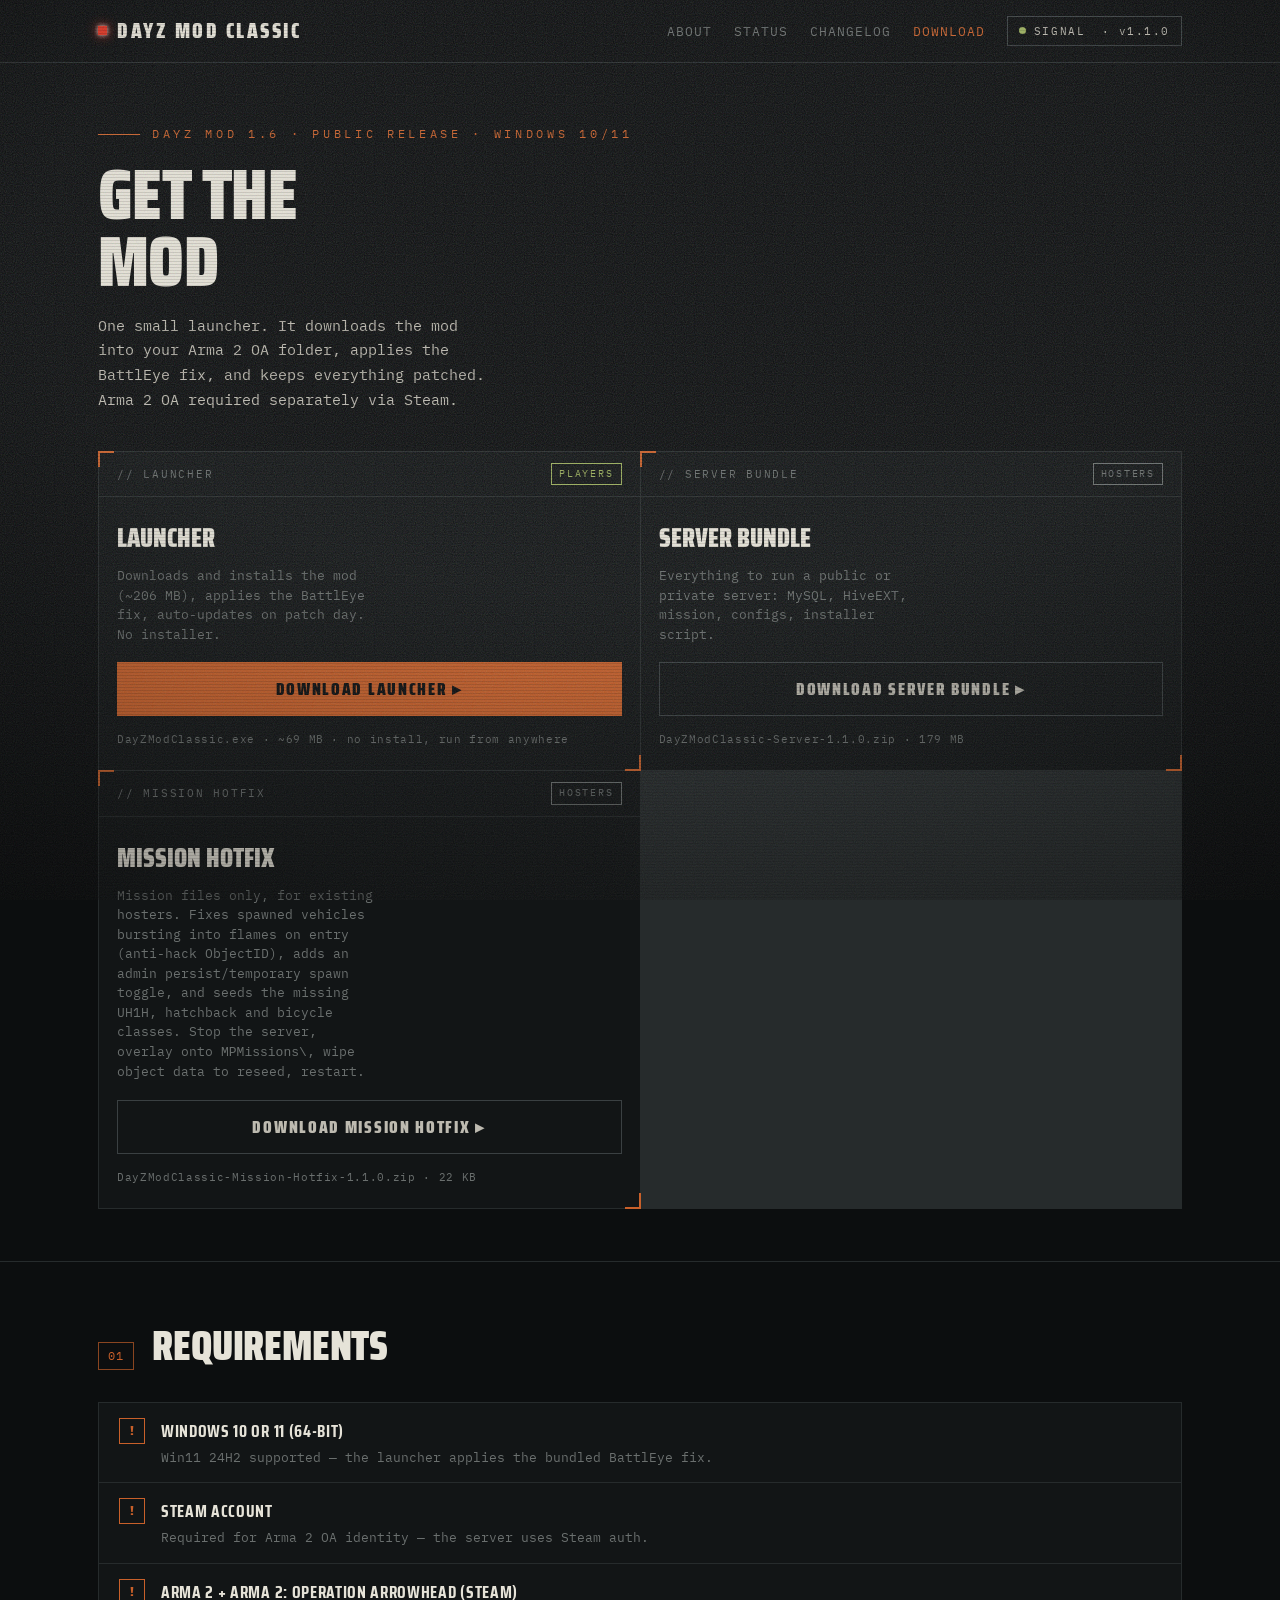
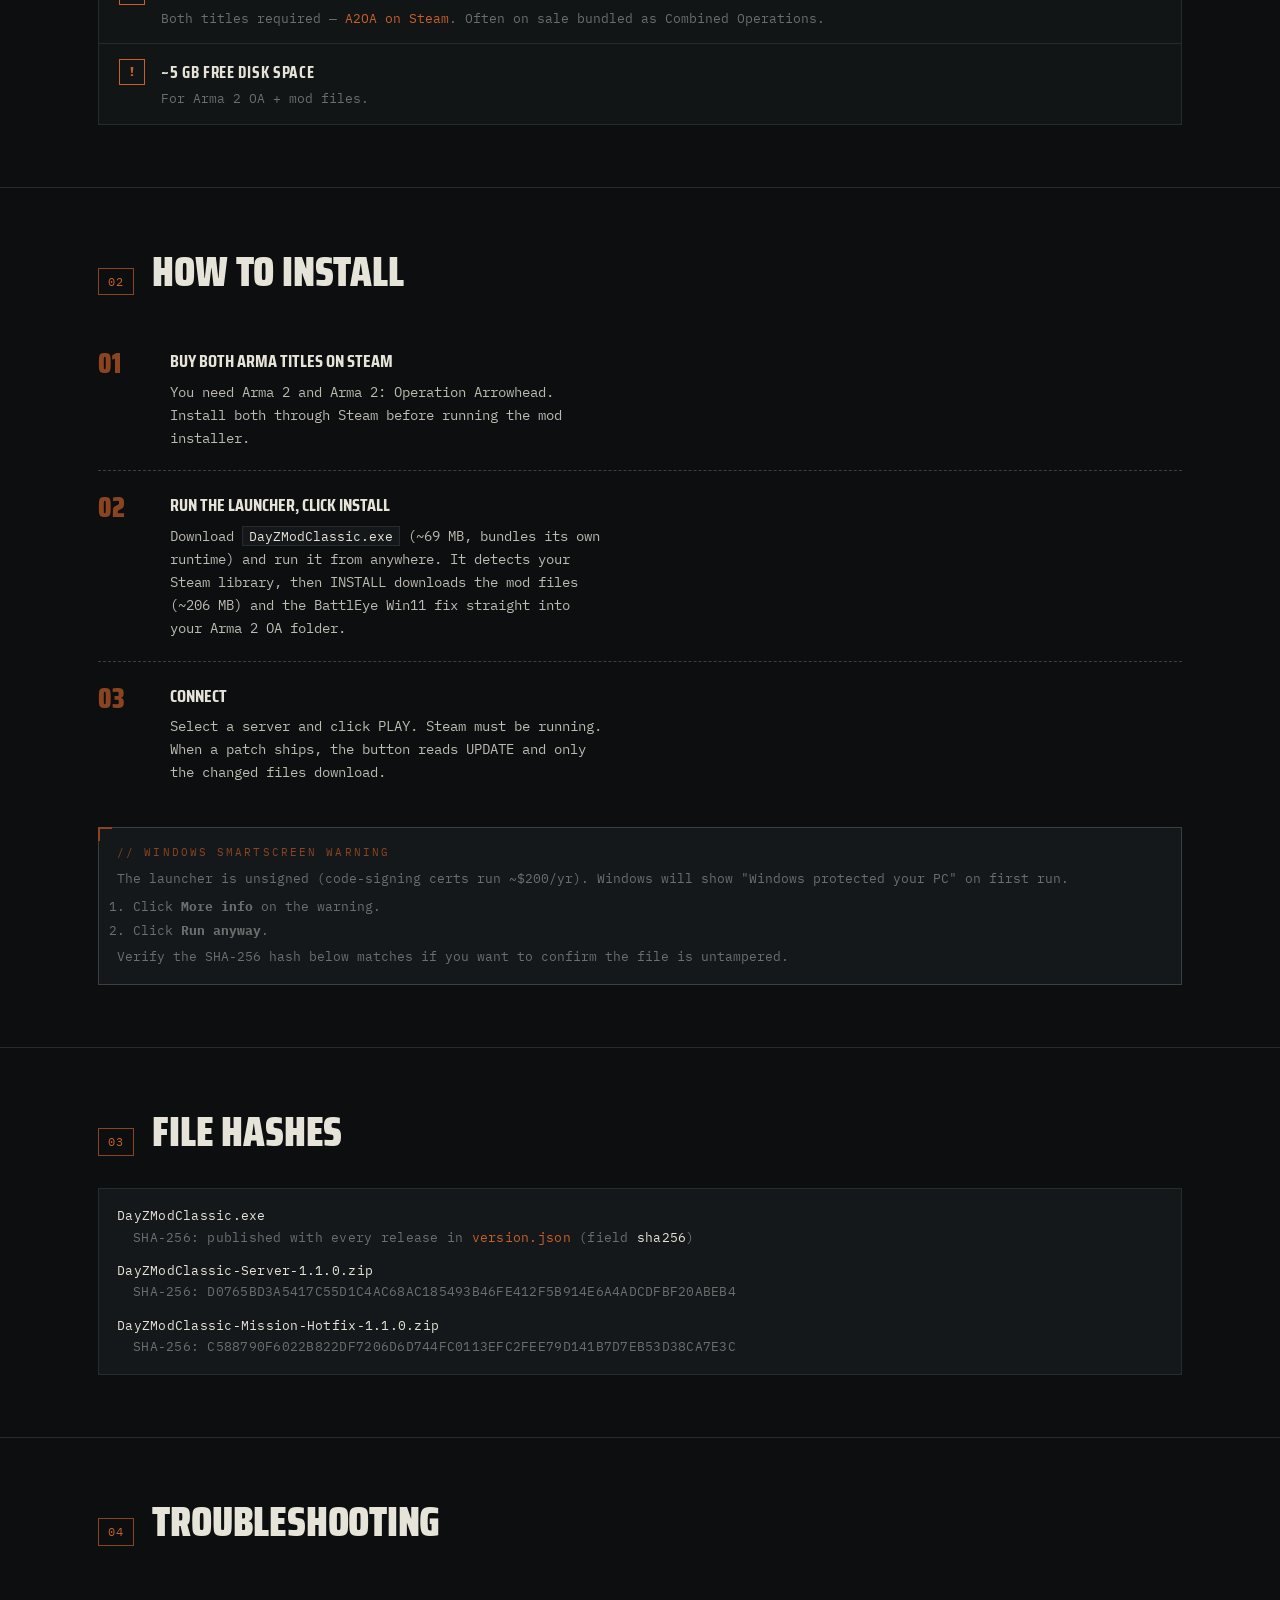
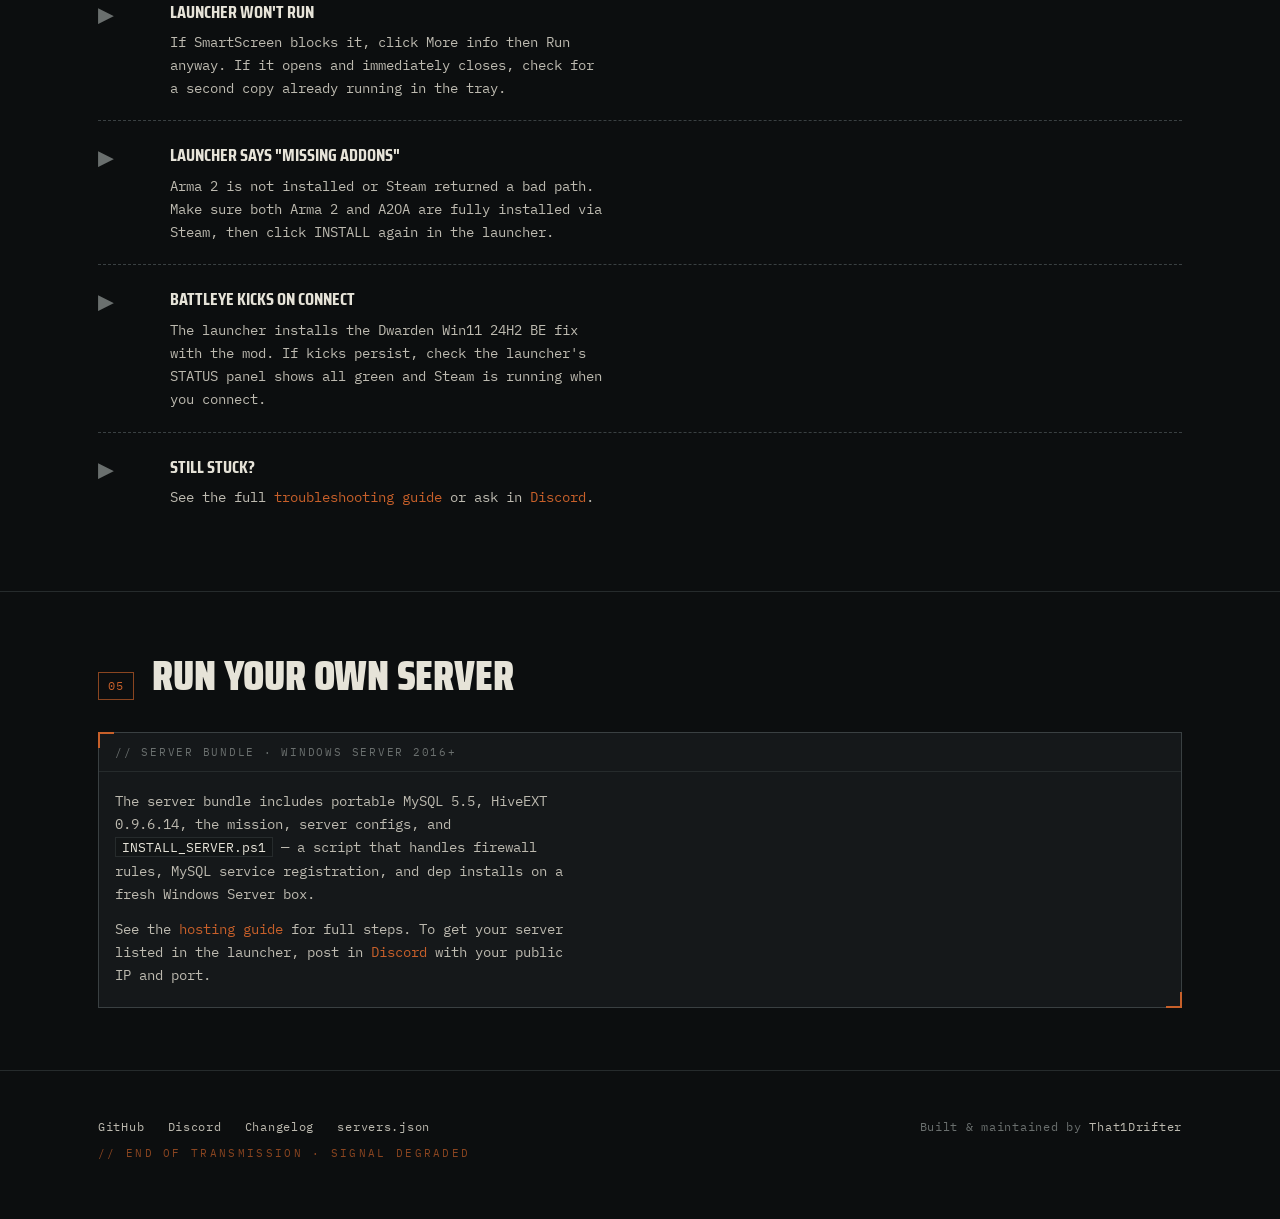
<file: website/downloads/index.html>
<!DOCTYPE html>
<html lang="en">
<head>
<meta charset="UTF-8">
<meta name="viewport" content="width=device-width, initial-scale=1">
<title>Download — DayZ Mod Classic 1.1.0</title>
<meta name="description" content="Download DayZ Mod Classic 1.1.0 — the original 2012 DayZ Mod revived for modern Windows.">
<link rel="preconnect" href="https://fonts.googleapis.com">
<link rel="preconnect" href="https://fonts.gstatic.com" crossorigin>
<link href="https://fonts.googleapis.com/css2?family=Saira+Condensed:wght@500;700;900&family=IBM+Plex+Mono:ital,wght@0,400;0,500;0,600;1,400&display=swap" rel="stylesheet">
<style>
  :root{
    --bg:#0c0e0f;
    --bg-2:#121516;
    --panel:#15181a;
    --line:#262b2c;
    --line-bright:#3a4042;
    --ink:#bdbab0;
    --ink-bright:#e6e3d8;
    --mute:#6a6f6e;
    --rust:#c8602a;
    --rust-dim:#8a4520;
    --signal:#9aae5c;
    --flare:#df3322;
  }
  *{box-sizing:border-box;margin:0;padding:0}
  html,body{background:var(--bg);color:var(--ink)}
  body{
    font-family:'IBM Plex Mono',monospace;
    font-size:15px;line-height:1.65;
    overflow-x:hidden;
    -webkit-font-smoothing:antialiased;
  }
  body::before{
    content:"";position:fixed;inset:0;z-index:9000;pointer-events:none;
    background:repeating-linear-gradient(0deg,rgba(0,0,0,0) 0 2px,rgba(0,0,0,.22) 2px 3px);
    mix-blend-mode:multiply;opacity:.55;
  }
  body::after{
    content:"";position:fixed;inset:0;z-index:9001;pointer-events:none;
    background:
      radial-gradient(120% 90% at 50% 30%,rgba(0,0,0,0) 40%,rgba(0,0,0,.78) 100%),
      url("data:image/svg+xml;utf8,<svg xmlns='http://www.w3.org/2000/svg' width='160' height='160'><filter id='n'><feTurbulence type='fractalNoise' baseFrequency='0.9' numOctaves='2'/></filter><rect width='100%25' height='100%25' filter='url(%23n)' opacity='0.4'/></svg>");
    opacity:.5;
  }
  ::selection{background:var(--rust);color:#000}
  a{color:var(--rust);text-decoration:none}
  a:hover{color:var(--ink-bright)}
  :focus-visible{outline:2px solid var(--rust);outline-offset:2px}
  .wrap{max-width:1140px;margin:0 auto;padding:0 28px}

  /* nav */
  nav{
    border-bottom:1px solid var(--line);
    position:sticky;top:0;z-index:8000;
    background:rgba(12,14,15,.94);backdrop-filter:blur(3px);
  }
  .nav-in{display:flex;align-items:center;justify-content:space-between;height:62px}
  .brand{
    font-family:'Saira Condensed',sans-serif;font-weight:900;
    font-size:21px;letter-spacing:.12em;color:var(--ink-bright);
    text-transform:uppercase;text-decoration:none;display:flex;align-items:center;gap:10px;
  }
  .brand .blip{width:9px;height:9px;background:var(--flare);
    box-shadow:0 0 12px var(--flare),0 0 4px #fff;animation:flick 3.4s steps(1) infinite;
    flex-shrink:0}
  @keyframes flick{0%,92%,96%{opacity:1}94%,98%{opacity:.15}}
  .nav-right{display:flex;align-items:center;gap:22px;font-size:12.5px}
  .nav-right a{text-decoration:none;letter-spacing:.08em;text-transform:uppercase;
    color:var(--mute);transition:color .2s}
  .nav-right a:hover,.nav-right a.active{color:var(--ink-bright)}
  .nav-right a.active{color:var(--rust)}
  .status-pill{
    display:flex;align-items:center;gap:8px;border:1px solid var(--line-bright);
    padding:5px 11px;font-size:11px;letter-spacing:.14em;color:var(--ink);
  }
  .status-pill .dot{width:7px;height:7px;border-radius:50%;background:var(--signal);
    animation:pulse 1.6s ease-in-out infinite}
  @keyframes pulse{0%,100%{opacity:.25}50%{opacity:1}}

  /* page header */
  .page-head{
    border-bottom:1px solid var(--line);
    padding:62px 0 52px;
  }
  .kicker{font-size:11.5px;letter-spacing:.32em;text-transform:uppercase;
    color:var(--rust);display:flex;align-items:center;gap:12px;margin-bottom:18px}
  .kicker::before{content:"";width:42px;height:1px;background:var(--rust)}
  .page-head h1{
    font-family:'Saira Condensed',sans-serif;font-weight:900;
    font-size:clamp(38px,5.5vw,72px);line-height:.95;
    letter-spacing:-.01em;text-transform:uppercase;color:var(--ink-bright);
    margin-bottom:18px;
  }
  .page-head p{max-width:44ch;font-size:15px;color:var(--ink)}

  /* download cards */
  .dl-grid{display:grid;grid-template-columns:1fr 1fr;gap:1px;
    background:var(--line);border:1px solid var(--line);margin-top:38px}
  .dl-card{background:var(--bg-2);padding:0;position:relative}
  .dl-card::before{content:"";position:absolute;top:-1px;left:-1px;
    width:14px;height:14px;border-top:2px solid var(--rust);border-left:2px solid var(--rust)}
  .dl-card::after{content:"";position:absolute;bottom:-1px;right:-1px;
    width:14px;height:14px;border-bottom:2px solid var(--rust);border-right:2px solid var(--rust)}
  .dl-head{padding:11px 18px;border-bottom:1px solid var(--line);
    display:flex;justify-content:space-between;align-items:center;
    font-size:11px;letter-spacing:.16em;text-transform:uppercase;color:var(--mute)}
  .dl-head .badge{color:var(--signal);border:1px solid var(--signal);padding:2px 7px;font-size:10px}
  .dl-body{padding:20px 18px 22px}
  .dl-body h2{
    font-family:'Saira Condensed',sans-serif;font-weight:900;font-size:26px;
    text-transform:uppercase;color:var(--ink-bright);margin-bottom:6px}
  .dl-body p{font-size:13px;color:var(--mute);max-width:32ch;margin-bottom:18px;line-height:1.5}
  .dl-btn{
    display:block;text-align:center;text-decoration:none;
    background:var(--rust);color:#0c0e0f;
    font-family:'Saira Condensed',sans-serif;font-weight:900;
    font-size:17px;letter-spacing:.1em;text-transform:uppercase;
    padding:12px;transition:.15s;border:1px solid var(--rust);
  }
  .dl-btn:hover{background:#0c0e0f;color:var(--rust);box-shadow:inset 0 0 0 1px var(--rust)}
  .dl-btn.secondary{background:transparent;color:var(--ink);border-color:var(--line-bright)}
  .dl-btn.secondary:hover{border-color:var(--rust);color:var(--rust);background:transparent;box-shadow:none}
  .dl-meta{margin-top:14px;font-size:11px;letter-spacing:.06em;color:var(--mute)}

  /* sections */
  section{border-bottom:1px solid var(--line);padding:62px 0}
  .sec-head{display:flex;align-items:baseline;gap:18px;margin-bottom:32px}
  .sec-no{font-size:12px;color:var(--rust);letter-spacing:.1em;border:1px solid var(--rust-dim);padding:3px 9px}
  .sec-title{
    font-family:'Saira Condensed',sans-serif;font-weight:900;
    font-size:clamp(26px,3.8vw,42px);text-transform:uppercase;letter-spacing:-.005em;
    color:var(--ink-bright);line-height:1}

  /* requirements checklist */
  .checklist{display:grid;gap:1px;background:var(--line);border:1px solid var(--line)}
  .check{background:var(--bg-2);padding:14px 20px;display:grid;
    grid-template-columns:auto 1fr;gap:16px;align-items:start;transition:background .15s}
  .check:hover{background:#181c1d}
  .tick{font-family:'Saira Condensed',sans-serif;font-weight:900;color:var(--signal);
    font-size:13px;border:1px solid var(--signal);width:26px;height:26px;
    display:flex;align-items:center;justify-content:center;margin-top:1px;flex-shrink:0}
  .tick.req{color:var(--rust);border-color:var(--rust)}
  .check h3{font-family:'Saira Condensed',sans-serif;font-weight:700;font-size:17px;
    text-transform:uppercase;letter-spacing:.04em;color:var(--ink-bright)}
  .check p{font-size:13px;color:var(--mute);margin-top:2px}
  .check a{color:var(--rust)}
  .check a:hover{color:var(--ink-bright)}

  /* install steps */
  .steps{display:grid;gap:0;position:relative}
  .step{display:grid;grid-template-columns:52px 1fr;gap:20px;
    padding:20px 0;border-top:1px dashed var(--line-bright)}
  .step:first-child{border-top:0}
  .step-n{font-family:'Saira Condensed',sans-serif;font-weight:900;font-size:28px;
    color:var(--rust-dim);line-height:1;padding-top:2px}
  .step h3{font-family:'Saira Condensed',sans-serif;font-weight:700;font-size:18px;
    text-transform:uppercase;color:var(--ink-bright)}
  .step p{font-size:14px;color:var(--ink);margin-top:4px;max-width:54ch}
  .step code{
    font-family:'IBM Plex Mono',monospace;font-size:12.5px;
    background:var(--panel);border:1px solid var(--line);padding:1px 6px;color:var(--ink-bright)}

  /* SmartScreen notice */
  .notice{
    border:1px solid var(--line-bright);background:var(--panel);
    padding:16px 18px;margin-top:22px;position:relative;
  }
  .notice::before{content:"";position:absolute;top:-1px;left:-1px;
    width:12px;height:12px;border-top:2px solid var(--rust-dim);border-left:2px solid var(--rust-dim)}
  .notice-label{font-size:10.5px;letter-spacing:.2em;text-transform:uppercase;
    color:var(--rust-dim);margin-bottom:8px}
  .notice p{font-size:13px;color:var(--mute);line-height:1.6}
  .notice ol{padding-left:1.2em;font-size:13px;color:var(--mute);margin-top:6px}
  .notice ol li{margin:3px 0}

  /* hash block */
  .hash-block{
    background:var(--panel);border:1px solid var(--line);
    padding:16px 18px;font-size:13px;overflow-x:auto;
    color:var(--mute);letter-spacing:.02em;
  }
  .hash-block span{color:var(--ink-bright)}

  /* hosting card */
  .host-card{
    border:1px solid var(--line-bright);background:var(--panel);
    position:relative;margin-top:12px;
  }
  .host-card::before{content:"";position:absolute;top:-1px;left:-1px;
    width:14px;height:14px;border-top:2px solid var(--rust);border-left:2px solid var(--rust)}
  .host-card::after{content:"";position:absolute;bottom:-1px;right:-1px;
    width:14px;height:14px;border-bottom:2px solid var(--rust);border-right:2px solid var(--rust)}
  .host-head{padding:10px 16px;border-bottom:1px solid var(--line);
    font-size:11px;letter-spacing:.16em;text-transform:uppercase;color:var(--mute)}
  .host-body{padding:18px 16px 20px}
  .host-body p{font-size:14px;color:var(--ink);max-width:58ch;line-height:1.65}
  .host-body p+p{margin-top:12px}
  .host-body code{
    font-family:'IBM Plex Mono',monospace;font-size:12.5px;
    background:var(--bg-2);border:1px solid var(--line);padding:1px 6px;color:var(--ink-bright)}

  /* footer */
  footer{padding:46px 0 58px}
  .foot-in{display:flex;justify-content:space-between;flex-wrap:wrap;gap:18px;
    font-size:12px;letter-spacing:.06em;color:var(--mute)}
  .foot-in a{color:var(--ink);text-decoration:none}
  .foot-in a:hover{color:var(--rust)}
  .transmission{font-size:10.5px;letter-spacing:.22em;color:var(--rust-dim);
    text-transform:uppercase;margin-top:8px}

  @media(max-width:760px){
    .dl-grid{grid-template-columns:1fr}
    .step{grid-template-columns:36px 1fr}
    .step-n{font-size:22px}
  }
  @media(max-width:500px){
    .wrap{padding:0 16px}
  }
</style>
</head>
<body>

<nav>
  <div class="wrap nav-in">
    <a class="brand" href="/"><span class="blip"></span>DayZ&nbsp;Mod&nbsp;Classic</a>
    <div class="nav-right">
      <a href="/#about">About</a>
      <a href="/#status">Status</a>
      <a href="/changelog/">Changelog</a>
      <a href="/downloads/" class="active">Download</a>
      <div class="status-pill"><span class="dot"></span>SIGNAL&nbsp;<span>·&nbsp;v1.1.0</span></div>
    </div>
  </div>
</nav>

<div class="page-head">
  <div class="wrap">
    <div class="kicker">DayZ Mod 1.6 · Public Release · Windows 10/11</div>
    <h1>Get the<br>mod</h1>
    <p>One small launcher. It downloads the mod into your Arma 2 OA folder, applies the BattlEye fix, and keeps everything patched. Arma 2 OA required separately via Steam.</p>

    <div class="dl-grid">
      <div class="dl-card">
        <div class="dl-head"><span>// Launcher</span><span class="badge">PLAYERS</span></div>
        <div class="dl-body">
          <h2>Launcher</h2>
          <p>Downloads and installs the mod (~206 MB), applies the BattlEye fix, auto-updates on patch day. No installer.</p>
          <a class="dl-btn" href="/downloads/DayZModClassic.exe">Download Launcher ▸</a>
          <div class="dl-meta">DayZModClassic.exe · ~69 MB · no install, run from anywhere</div>
        </div>
      </div>
      <div class="dl-card">
        <div class="dl-head"><span>// Server bundle</span><span class="badge" style="color:var(--mute);border-color:var(--mute)">HOSTERS</span></div>
        <div class="dl-body">
          <h2>Server bundle</h2>
          <p>Everything to run a public or private server: MySQL, HiveEXT, mission, configs, installer script.</p>
          <a class="dl-btn secondary" href="/downloads/DayZModClassic-Server-1.1.0.zip">Download Server Bundle ▸</a>
          <div class="dl-meta">DayZModClassic-Server-1.1.0.zip · 179 MB</div>
        </div>
      </div>
      <div class="dl-card">
        <div class="dl-head"><span>// Mission hotfix</span><span class="badge" style="color:var(--mute);border-color:var(--mute)">HOSTERS</span></div>
        <div class="dl-body">
          <h2>Mission hotfix</h2>
          <p>Mission files only, for existing hosters. Fixes spawned vehicles bursting into flames on entry (anti-hack ObjectID), adds an admin persist/temporary spawn toggle, and seeds the missing UH1H, hatchback and bicycle classes. Stop the server, overlay onto <code>MPMissions\</code>, wipe object data to reseed, restart.</p>
          <a class="dl-btn secondary" href="/downloads/DayZModClassic-Mission-Hotfix-1.1.0.zip">Download Mission Hotfix ▸</a>
          <div class="dl-meta">DayZModClassic-Mission-Hotfix-1.1.0.zip · 22 KB</div>
        </div>
      </div>
    </div>
  </div>
</div>

<main>
  <section id="requirements">
    <div class="wrap">
      <div class="sec-head"><span class="sec-no">01</span><h2 class="sec-title">Requirements</h2></div>
      <div class="checklist">
        <div class="check">
          <div class="tick req">!</div>
          <div><h3>Windows 10 or 11 (64-bit)</h3>
            <p>Win11 24H2 supported — the launcher applies the bundled BattlEye fix.</p></div>
        </div>
        <div class="check">
          <div class="tick req">!</div>
          <div><h3>Steam account</h3>
            <p>Required for Arma 2 OA identity — the server uses Steam auth.</p></div>
        </div>
        <div class="check">
          <div class="tick req">!</div>
          <div><h3>Arma 2 + Arma 2: Operation Arrowhead (Steam)</h3>
            <p>Both titles required — <a href="https://store.steampowered.com/app/33930/" rel="noopener">A2OA on Steam</a>. Often on sale bundled as Combined Operations.</p></div>
        </div>
        <div class="check">
          <div class="tick req">!</div>
          <div><h3>~5 GB free disk space</h3>
            <p>For Arma 2 OA + mod files.</p></div>
        </div>
      </div>
    </div>
  </section>

  <section id="install">
    <div class="wrap">
      <div class="sec-head"><span class="sec-no">02</span><h2 class="sec-title">How to install</h2></div>
      <div class="steps">
        <div class="step">
          <div class="step-n">01</div>
          <div><h3>Buy both Arma titles on Steam</h3>
            <p>You need Arma 2 and Arma 2: Operation Arrowhead. Install both through Steam before running the mod installer.</p></div>
        </div>
        <div class="step">
          <div class="step-n">02</div>
          <div><h3>Run the launcher, click INSTALL</h3>
            <p>Download <code>DayZModClassic.exe</code> (~69 MB, bundles its own runtime) and run it from anywhere. It detects your Steam library, then INSTALL downloads the mod files (~206 MB) and the BattlEye Win11 fix straight into your Arma 2 OA folder.</p></div>
        </div>
        <div class="step">
          <div class="step-n">03</div>
          <div><h3>Connect</h3>
            <p>Select a server and click PLAY. Steam must be running. When a patch ships, the button reads UPDATE and only the changed files download.</p></div>
        </div>
      </div>

      <div class="notice">
        <div class="notice-label">// Windows SmartScreen warning</div>
        <p>The launcher is unsigned (code-signing certs run ~$200/yr). Windows will show "Windows protected your PC" on first run.</p>
        <ol>
          <li>Click <strong>More info</strong> on the warning.</li>
          <li>Click <strong>Run anyway</strong>.</li>
        </ol>
        <p style="margin-top:6px">Verify the SHA-256 hash below matches if you want to confirm the file is untampered.</p>
      </div>
    </div>
  </section>

  <section id="hashes">
    <div class="wrap">
      <div class="sec-head"><span class="sec-no">03</span><h2 class="sec-title">File hashes</h2></div>
      <div class="hash-block">
        <div><span>DayZModClassic.exe</span></div>
        <div style="margin-left:2ch;margin-bottom:12px">SHA-256: published with every release in <a href="/version.json">version.json</a> (field <span>sha256</span>)</div>
        <div><span>DayZModClassic-Server-1.1.0.zip</span></div>
        <div style="margin-left:2ch;margin-bottom:12px">SHA-256: D0765BD3A5417C55D1C4AC68AC185493B46FE412F5B914E6A4ADCDFBF20ABEB4</div>
        <div><span>DayZModClassic-Mission-Hotfix-1.1.0.zip</span></div>
        <div style="margin-left:2ch">SHA-256: C588790F6022B822DF7206D6D744FC0113EFC2FEE79D141B7D7EB53D38CA7E3C</div>
      </div>
    </div>
  </section>

  <section id="troubleshooting">
    <div class="wrap">
      <div class="sec-head"><span class="sec-no">04</span><h2 class="sec-title">Troubleshooting</h2></div>
      <div class="steps">
        <div class="step">
          <div class="step-n" style="color:var(--mute)">▸</div>
          <div><h3>Launcher won't run</h3>
            <p>If SmartScreen blocks it, click More info then Run anyway. If it opens and immediately closes, check for a second copy already running in the tray.</p></div>
        </div>
        <div class="step">
          <div class="step-n" style="color:var(--mute)">▸</div>
          <div><h3>Launcher says "Missing addons"</h3>
            <p>Arma 2 is not installed or Steam returned a bad path. Make sure both Arma 2 and A2OA are fully installed via Steam, then click INSTALL again in the launcher.</p></div>
        </div>
        <div class="step">
          <div class="step-n" style="color:var(--mute)">▸</div>
          <div><h3>BattlEye kicks on connect</h3>
            <p>The launcher installs the Dwarden Win11 24H2 BE fix with the mod. If kicks persist, check the launcher's STATUS panel shows all green and Steam is running when you connect.</p></div>
        </div>
        <div class="step">
          <div class="step-n" style="color:var(--mute)">▸</div>
          <div><h3>Still stuck?</h3>
            <p>See the full <a href="/downloads/install-troubleshooting.html">troubleshooting guide</a> or ask in <a href="https://discord.gg/rgGpjayRMv" rel="noopener">Discord</a>.</p></div>
        </div>
      </div>
    </div>
  </section>

  <section id="hosters">
    <div class="wrap">
      <div class="sec-head"><span class="sec-no">05</span><h2 class="sec-title">Run your own server</h2></div>
      <div class="host-card">
        <div class="host-head">// Server bundle · Windows Server 2016+</div>
        <div class="host-body">
          <p>The server bundle includes portable MySQL 5.5, HiveEXT 0.9.6.14, the mission, server configs, and <code>INSTALL_SERVER.ps1</code> — a script that handles firewall rules, MySQL service registration, and dep installs on a fresh Windows Server box.</p>
          <p>See the <a href="/downloads/host-your-own.html">hosting guide</a> for full steps. To get your server listed in the launcher, post in <a href="https://discord.gg/rgGpjayRMv" rel="noopener">Discord</a> with your public IP and port.</p>
        </div>
      </div>
    </div>
  </section>
</main>

<footer>
  <div class="wrap">
    <div class="foot-in">
      <div>
        <a href="https://github.com/That1Drifter/dayz-mod-classic" rel="noopener">GitHub</a>&nbsp;&nbsp;
        <a href="https://discord.gg/rgGpjayRMv" rel="noopener">Discord</a>&nbsp;&nbsp;
        <a href="/changelog/">Changelog</a>&nbsp;&nbsp;
        <a href="/servers.json">servers.json</a>
        <div class="transmission">// end of transmission · signal degraded</div>
      </div>
      <div>Built &amp; maintained by <a href="https://x.com/That1Drifter">That1Drifter</a></div>
    </div>
  </div>
</footer>

</body>
</html>
</file>
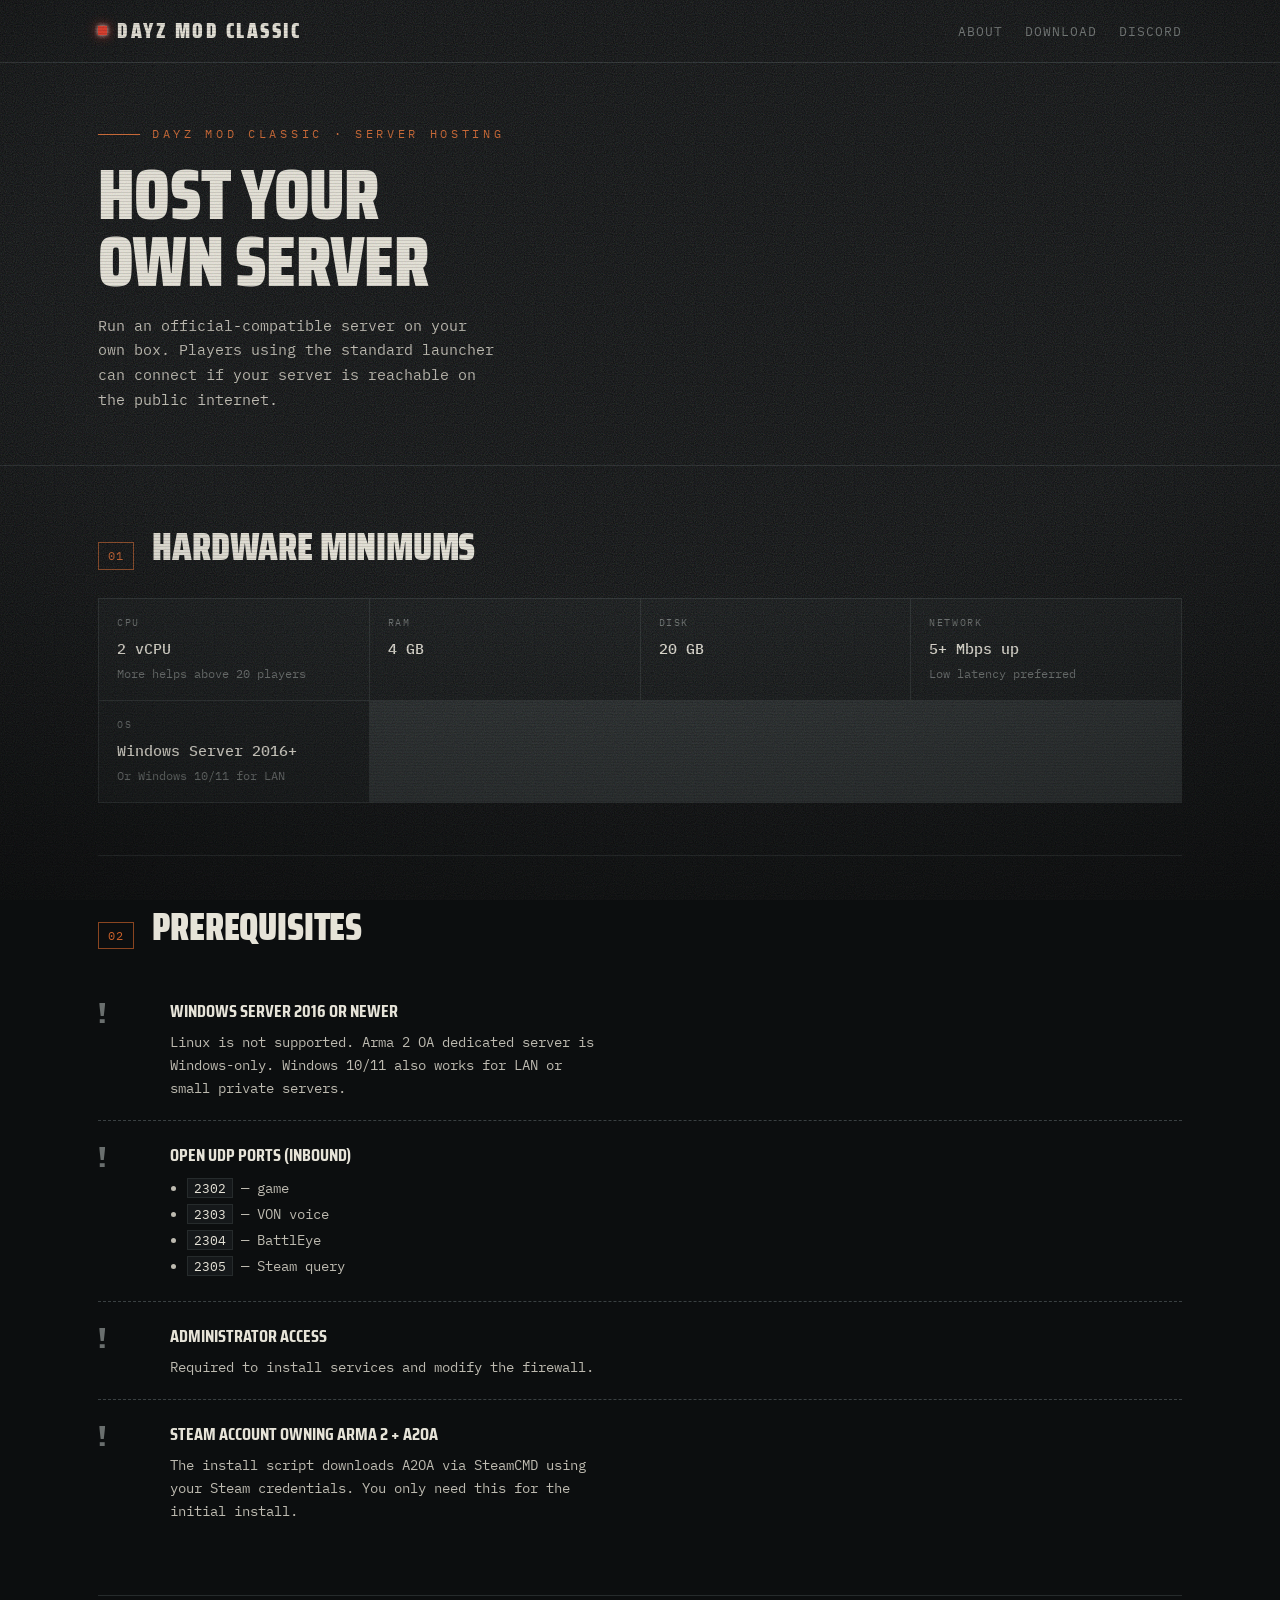
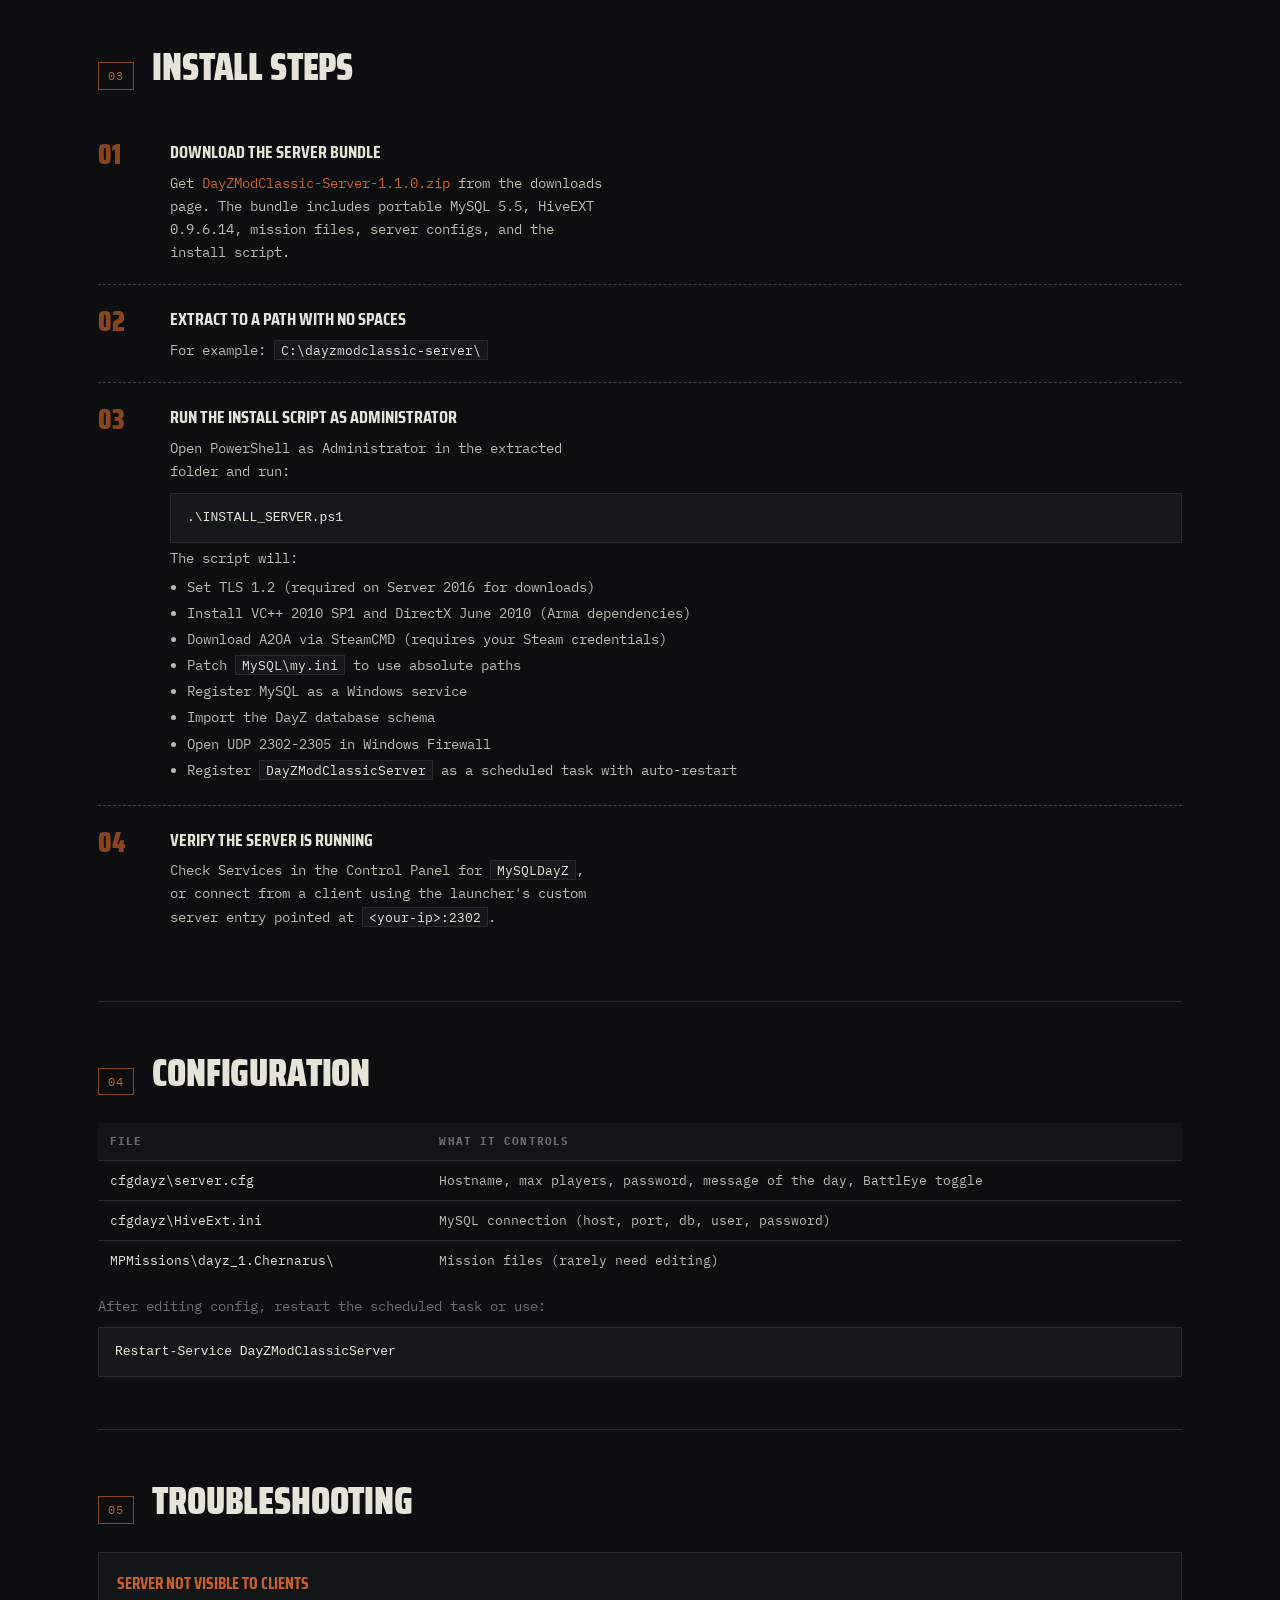
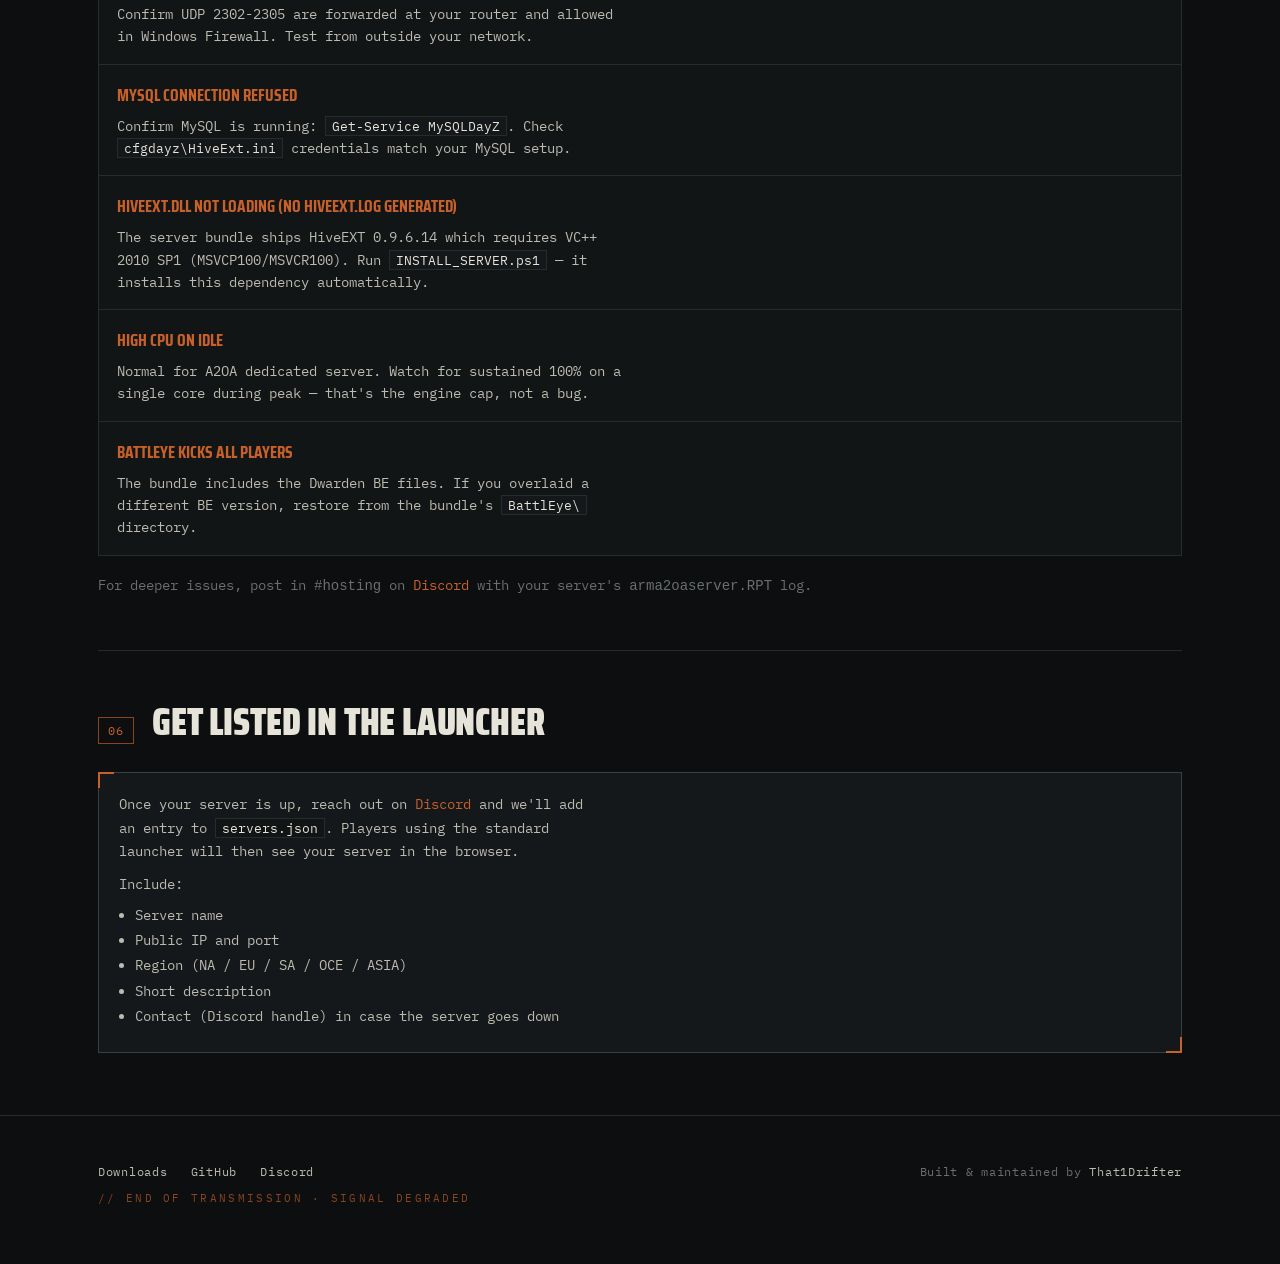
<file: website/downloads/host-your-own.html>
<!DOCTYPE html>
<html lang="en">
<head>
<meta charset="UTF-8">
<meta name="viewport" content="width=device-width, initial-scale=1">
<title>Host Your Own Server — DayZ Mod Classic</title>
<meta name="description" content="Run a DayZ Mod Classic 1.1.0 server on Windows Server 2016 or later.">
<link rel="preconnect" href="https://fonts.googleapis.com">
<link rel="preconnect" href="https://fonts.gstatic.com" crossorigin>
<link href="https://fonts.googleapis.com/css2?family=Saira+Condensed:wght@500;700;900&family=IBM+Plex+Mono:ital,wght@0,400;0,500;0,600;1,400&display=swap" rel="stylesheet">
<style>
  :root{
    --bg:#0c0e0f;--bg-2:#121516;--panel:#15181a;--line:#262b2c;--line-bright:#3a4042;
    --ink:#bdbab0;--ink-bright:#e6e3d8;--mute:#6a6f6e;
    --rust:#c8602a;--rust-dim:#8a4520;--signal:#9aae5c;--flare:#df3322;
  }
  *{box-sizing:border-box;margin:0;padding:0}
  html,body{background:var(--bg);color:var(--ink)}
  body{font-family:'IBM Plex Mono',monospace;font-size:15px;line-height:1.65;overflow-x:hidden;-webkit-font-smoothing:antialiased;}
  body::before{content:"";position:fixed;inset:0;z-index:9000;pointer-events:none;
    background:repeating-linear-gradient(0deg,rgba(0,0,0,0) 0 2px,rgba(0,0,0,.22) 2px 3px);
    mix-blend-mode:multiply;opacity:.55;}
  body::after{content:"";position:fixed;inset:0;z-index:9001;pointer-events:none;
    background:radial-gradient(120% 90% at 50% 30%,rgba(0,0,0,0) 40%,rgba(0,0,0,.78) 100%),
      url("data:image/svg+xml;utf8,<svg xmlns='http://www.w3.org/2000/svg' width='160' height='160'><filter id='n'><feTurbulence type='fractalNoise' baseFrequency='0.9' numOctaves='2'/></filter><rect width='100%25' height='100%25' filter='url(%23n)' opacity='0.4'/></svg>");
    opacity:.5;}
  ::selection{background:var(--rust);color:#000}
  a{color:var(--rust);text-decoration:none}
  a:hover{color:var(--ink-bright)}
  :focus-visible{outline:2px solid var(--rust);outline-offset:2px}
  .wrap{max-width:1140px;margin:0 auto;padding:0 28px}

  nav{border-bottom:1px solid var(--line);position:sticky;top:0;z-index:8000;
    background:rgba(12,14,15,.94);backdrop-filter:blur(3px);}
  .nav-in{display:flex;align-items:center;justify-content:space-between;height:62px}
  .brand{font-family:'Saira Condensed',sans-serif;font-weight:900;font-size:21px;
    letter-spacing:.12em;color:var(--ink-bright);text-transform:uppercase;text-decoration:none;
    display:flex;align-items:center;gap:10px;}
  .brand .blip{width:9px;height:9px;background:var(--flare);
    box-shadow:0 0 12px var(--flare),0 0 4px #fff;animation:flick 3.4s steps(1) infinite;flex-shrink:0}
  @keyframes flick{0%,92%,96%{opacity:1}94%,98%{opacity:.15}}
  .nav-right{display:flex;align-items:center;gap:22px;font-size:12.5px}
  .nav-right a{text-decoration:none;letter-spacing:.08em;text-transform:uppercase;color:var(--mute);transition:color .2s}
  .nav-right a:hover{color:var(--ink-bright)}

  .page-head{border-bottom:1px solid var(--line);padding:62px 0 52px;}
  .kicker{font-size:11.5px;letter-spacing:.32em;text-transform:uppercase;color:var(--rust);
    display:flex;align-items:center;gap:12px;margin-bottom:18px}
  .kicker::before{content:"";width:42px;height:1px;background:var(--rust)}
  .page-head h1{font-family:'Saira Condensed',sans-serif;font-weight:900;
    font-size:clamp(38px,5.5vw,72px);line-height:.95;letter-spacing:-.01em;
    text-transform:uppercase;color:var(--ink-bright);margin-bottom:18px;}
  .page-head p{max-width:44ch;font-size:15px;color:var(--ink)}

  main{padding:62px 0}
  section{border-bottom:1px solid var(--line);padding:0 0 52px;margin-bottom:52px}
  section:last-child{border-bottom:0;margin-bottom:0;padding-bottom:0}
  .sec-head{display:flex;align-items:baseline;gap:18px;margin-bottom:28px}
  .sec-no{font-size:12px;color:var(--rust);letter-spacing:.1em;border:1px solid var(--rust-dim);padding:3px 9px}
  .sec-title{font-family:'Saira Condensed',sans-serif;font-weight:900;
    font-size:clamp(24px,3.6vw,38px);text-transform:uppercase;letter-spacing:-.005em;
    color:var(--ink-bright);line-height:1}

  .spec-grid{display:grid;grid-template-columns:repeat(auto-fit,minmax(220px,1fr));
    gap:1px;background:var(--line);border:1px solid var(--line)}
  .spec{background:var(--bg-2);padding:16px 18px}
  .spec .k{font-size:10px;letter-spacing:.16em;text-transform:uppercase;color:var(--mute);margin-bottom:6px}
  .spec .v{font-size:15px;color:var(--ink-bright);font-weight:500}
  .spec .v small{display:block;font-size:12px;color:var(--mute);margin-top:2px;font-weight:400}

  .steps{display:grid;gap:0}
  .step{display:grid;grid-template-columns:52px 1fr;gap:20px;
    padding:20px 0;border-top:1px dashed var(--line-bright)}
  .step:first-child{border-top:0}
  .step-n{font-family:'Saira Condensed',sans-serif;font-weight:900;font-size:28px;
    color:var(--rust-dim);line-height:1;padding-top:2px}
  .step h3{font-family:'Saira Condensed',sans-serif;font-weight:700;font-size:18px;
    text-transform:uppercase;color:var(--ink-bright)}
  .step p{font-size:14px;color:var(--ink);margin-top:4px;max-width:54ch}
  .step ul{padding-left:1.2em;font-size:14px;color:var(--ink);margin-top:6px}
  .step li{margin:3px 0}
  .step code,.step pre code{font-family:'IBM Plex Mono',monospace;font-size:12.5px;
    background:var(--panel);border:1px solid var(--line);padding:1px 6px;color:var(--ink-bright)}
  pre{background:var(--panel);border:1px solid var(--line);padding:14px 16px;
    margin-top:10px;overflow-x:auto;font-size:13px;color:var(--ink-bright);line-height:1.55}

  .config-table{width:100%;border-collapse:collapse;margin-top:6px}
  .config-table th,.config-table td{text-align:left;padding:9px 12px;
    border-bottom:1px solid var(--line);font-size:13px}
  .config-table th{color:var(--mute);font-size:11px;letter-spacing:.1em;text-transform:uppercase;
    background:var(--bg-2)}
  .config-table td:first-child{color:var(--ink-bright);font-family:'IBM Plex Mono',monospace}
  .config-table tr:last-child td{border-bottom:0}

  .trouble-list{display:grid;gap:1px;background:var(--line);border:1px solid var(--line)}
  .trouble{background:var(--bg-2);padding:16px 18px}
  .trouble h3{font-family:'Saira Condensed',sans-serif;font-weight:700;font-size:17px;
    text-transform:uppercase;color:var(--rust);margin-bottom:6px}
  .trouble p{font-size:13.5px;color:var(--ink);max-width:64ch}
  .trouble code{font-family:'IBM Plex Mono',monospace;font-size:12.5px;
    background:var(--panel);border:1px solid var(--line);padding:1px 6px;color:var(--ink-bright)}

  .listing-cta{border:1px solid var(--line-bright);background:var(--panel);
    position:relative;padding:20px 20px 22px}
  .listing-cta::before{content:"";position:absolute;top:-1px;left:-1px;
    width:14px;height:14px;border-top:2px solid var(--rust);border-left:2px solid var(--rust)}
  .listing-cta::after{content:"";position:absolute;bottom:-1px;right:-1px;
    width:14px;height:14px;border-bottom:2px solid var(--rust);border-right:2px solid var(--rust)}
  .listing-cta p{font-size:14px;color:var(--ink);max-width:58ch;line-height:1.65}
  .listing-cta p+p{margin-top:10px}
  .listing-cta ul{padding-left:1.2em;font-size:13.5px;color:var(--ink);margin-top:8px}
  .listing-cta li{margin:3px 0}
  .listing-cta code{font-family:'IBM Plex Mono',monospace;font-size:12.5px;
    background:var(--bg-2);border:1px solid var(--line);padding:1px 6px;color:var(--ink-bright)}

  footer{padding:46px 0 58px;border-top:1px solid var(--line)}
  .foot-in{display:flex;justify-content:space-between;flex-wrap:wrap;gap:18px;
    font-size:12px;letter-spacing:.06em;color:var(--mute)}
  .foot-in a{color:var(--ink);text-decoration:none}
  .foot-in a:hover{color:var(--rust)}
  .transmission{font-size:10.5px;letter-spacing:.22em;color:var(--rust-dim);text-transform:uppercase;margin-top:8px}

  @media(max-width:640px){.step{grid-template-columns:36px 1fr}.step-n{font-size:22px}}
  @media(max-width:500px){.wrap{padding:0 16px}}
</style>
</head>
<body>

<nav>
  <div class="wrap nav-in">
    <a class="brand" href="/"><span class="blip"></span>DayZ&nbsp;Mod&nbsp;Classic</a>
    <div class="nav-right">
      <a href="/#about">About</a>
      <a href="/downloads/">Download</a>
      <a href="https://discord.gg/rgGpjayRMv" rel="noopener">Discord</a>
    </div>
  </div>
</nav>

<div class="page-head">
  <div class="wrap">
    <div class="kicker">DayZ Mod Classic · Server Hosting</div>
    <h1>Host your<br>own server</h1>
    <p>Run an official-compatible server on your own box. Players using the standard launcher can connect if your server is reachable on the public internet.</p>
  </div>
</div>

<main>
  <div class="wrap">

    <section>
      <div class="sec-head"><span class="sec-no">01</span><h2 class="sec-title">Hardware minimums</h2></div>
      <div class="spec-grid">
        <div class="spec"><div class="k">CPU</div><div class="v">2 vCPU<small>More helps above 20 players</small></div></div>
        <div class="spec"><div class="k">RAM</div><div class="v">4 GB</div></div>
        <div class="spec"><div class="k">Disk</div><div class="v">20 GB</div></div>
        <div class="spec"><div class="k">Network</div><div class="v">5+ Mbps up<small>Low latency preferred</small></div></div>
        <div class="spec"><div class="k">OS</div><div class="v">Windows Server 2016+<small>Or Windows 10/11 for LAN</small></div></div>
      </div>
    </section>

    <section>
      <div class="sec-head"><span class="sec-no">02</span><h2 class="sec-title">Prerequisites</h2></div>
      <div class="steps">
        <div class="step">
          <div class="step-n" style="color:var(--mute)">!</div>
          <div><h3>Windows Server 2016 or newer</h3>
            <p>Linux is not supported. Arma 2 OA dedicated server is Windows-only. Windows 10/11 also works for LAN or small private servers.</p></div>
        </div>
        <div class="step">
          <div class="step-n" style="color:var(--mute)">!</div>
          <div><h3>Open UDP ports (inbound)</h3>
            <ul>
              <li><code>2302</code> — game</li>
              <li><code>2303</code> — VON voice</li>
              <li><code>2304</code> — BattlEye</li>
              <li><code>2305</code> — Steam query</li>
            </ul>
          </div>
        </div>
        <div class="step">
          <div class="step-n" style="color:var(--mute)">!</div>
          <div><h3>Administrator access</h3>
            <p>Required to install services and modify the firewall.</p></div>
        </div>
        <div class="step">
          <div class="step-n" style="color:var(--mute)">!</div>
          <div><h3>Steam account owning Arma 2 + A2OA</h3>
            <p>The install script downloads A2OA via SteamCMD using your Steam credentials. You only need this for the initial install.</p></div>
        </div>
      </div>
    </section>

    <section>
      <div class="sec-head"><span class="sec-no">03</span><h2 class="sec-title">Install steps</h2></div>
      <div class="steps">
        <div class="step">
          <div class="step-n">01</div>
          <div><h3>Download the server bundle</h3>
            <p>Get <a href="/downloads/DayZModClassic-Server-1.1.0.zip">DayZModClassic-Server-1.1.0.zip</a> from the downloads page. The bundle includes portable MySQL 5.5, HiveEXT 0.9.6.14, mission files, server configs, and the install script.</p></div>
        </div>
        <div class="step">
          <div class="step-n">02</div>
          <div><h3>Extract to a path with no spaces</h3>
            <p>For example: <code>C:\dayzmodclassic-server\</code></p></div>
        </div>
        <div class="step">
          <div class="step-n">03</div>
          <div><h3>Run the install script as Administrator</h3>
            <p>Open PowerShell as Administrator in the extracted folder and run:</p>
            <pre>.\INSTALL_SERVER.ps1</pre>
            <p>The script will:</p>
            <ul>
              <li>Set TLS 1.2 (required on Server 2016 for downloads)</li>
              <li>Install VC++ 2010 SP1 and DirectX June 2010 (Arma dependencies)</li>
              <li>Download A2OA via SteamCMD (requires your Steam credentials)</li>
              <li>Patch <code>MySQL\my.ini</code> to use absolute paths</li>
              <li>Register MySQL as a Windows service</li>
              <li>Import the DayZ database schema</li>
              <li>Open UDP 2302-2305 in Windows Firewall</li>
              <li>Register <code>DayZModClassicServer</code> as a scheduled task with auto-restart</li>
            </ul>
          </div>
        </div>
        <div class="step">
          <div class="step-n">04</div>
          <div><h3>Verify the server is running</h3>
            <p>Check Services in the Control Panel for <code>MySQLDayZ</code>, or connect from a client using the launcher's custom server entry pointed at <code>&lt;your-ip&gt;:2302</code>.</p></div>
        </div>
      </div>
    </section>

    <section>
      <div class="sec-head"><span class="sec-no">04</span><h2 class="sec-title">Configuration</h2></div>
      <table class="config-table">
        <thead><tr><th>File</th><th>What it controls</th></tr></thead>
        <tbody>
          <tr><td>cfgdayz\server.cfg</td><td>Hostname, max players, password, message of the day, BattlEye toggle</td></tr>
          <tr><td>cfgdayz\HiveExt.ini</td><td>MySQL connection (host, port, db, user, password)</td></tr>
          <tr><td>MPMissions\dayz_1.Chernarus\</td><td>Mission files (rarely need editing)</td></tr>
        </tbody>
      </table>
      <p style="margin-top:14px;font-size:13.5px;color:var(--mute)">After editing config, restart the scheduled task or use:</p>
      <pre>Restart-Service DayZModClassicServer</pre>
    </section>

    <section>
      <div class="sec-head"><span class="sec-no">05</span><h2 class="sec-title">Troubleshooting</h2></div>
      <div class="trouble-list">
        <div class="trouble">
          <h3>Server not visible to clients</h3>
          <p>Confirm UDP 2302-2305 are forwarded at your router and allowed in Windows Firewall. Test from outside your network.</p>
        </div>
        <div class="trouble">
          <h3>MySQL connection refused</h3>
          <p>Confirm MySQL is running: <code>Get-Service MySQLDayZ</code>. Check <code>cfgdayz\HiveExt.ini</code> credentials match your MySQL setup.</p>
        </div>
        <div class="trouble">
          <h3>HiveEXT.dll not loading (no HiveExt.log generated)</h3>
          <p>The server bundle ships HiveEXT 0.9.6.14 which requires VC++ 2010 SP1 (MSVCP100/MSVCR100). Run <code>INSTALL_SERVER.ps1</code> — it installs this dependency automatically.</p>
        </div>
        <div class="trouble">
          <h3>High CPU on idle</h3>
          <p>Normal for A2OA dedicated server. Watch for sustained 100% on a single core during peak — that's the engine cap, not a bug.</p>
        </div>
        <div class="trouble">
          <h3>BattlEye kicks all players</h3>
          <p>The bundle includes the Dwarden BE files. If you overlaid a different BE version, restore from the bundle's <code>BattlEye\</code> directory.</p>
        </div>
      </div>
      <p style="margin-top:18px;font-size:14px;color:var(--mute)">For deeper issues, post in <code>#hosting</code> on <a href="https://discord.gg/rgGpjayRMv" rel="noopener">Discord</a> with your server's <code>arma2oaserver.RPT</code> log.</p>
    </section>

    <section>
      <div class="sec-head"><span class="sec-no">06</span><h2 class="sec-title">Get listed in the launcher</h2></div>
      <div class="listing-cta">
        <p>Once your server is up, reach out on <a href="https://discord.gg/rgGpjayRMv" rel="noopener">Discord</a> and we'll add an entry to <a href="/servers.json"><code>servers.json</code></a>. Players using the standard launcher will then see your server in the browser.</p>
        <p>Include:</p>
        <ul>
          <li>Server name</li>
          <li>Public IP and port</li>
          <li>Region (NA / EU / SA / OCE / ASIA)</li>
          <li>Short description</li>
          <li>Contact (Discord handle) in case the server goes down</li>
        </ul>
      </div>
    </section>

  </div>
</main>

<footer>
  <div class="wrap">
    <div class="foot-in">
      <div>
        <a href="/downloads/">Downloads</a>&nbsp;&nbsp;
        <a href="https://github.com/That1Drifter/dayz-mod-classic" rel="noopener">GitHub</a>&nbsp;&nbsp;
        <a href="https://discord.gg/rgGpjayRMv" rel="noopener">Discord</a>
        <div class="transmission">// end of transmission · signal degraded</div>
      </div>
      <div>Built &amp; maintained by <a href="https://x.com/That1Drifter">That1Drifter</a></div>
    </div>
  </div>
</footer>

</body>
</html>
</file>
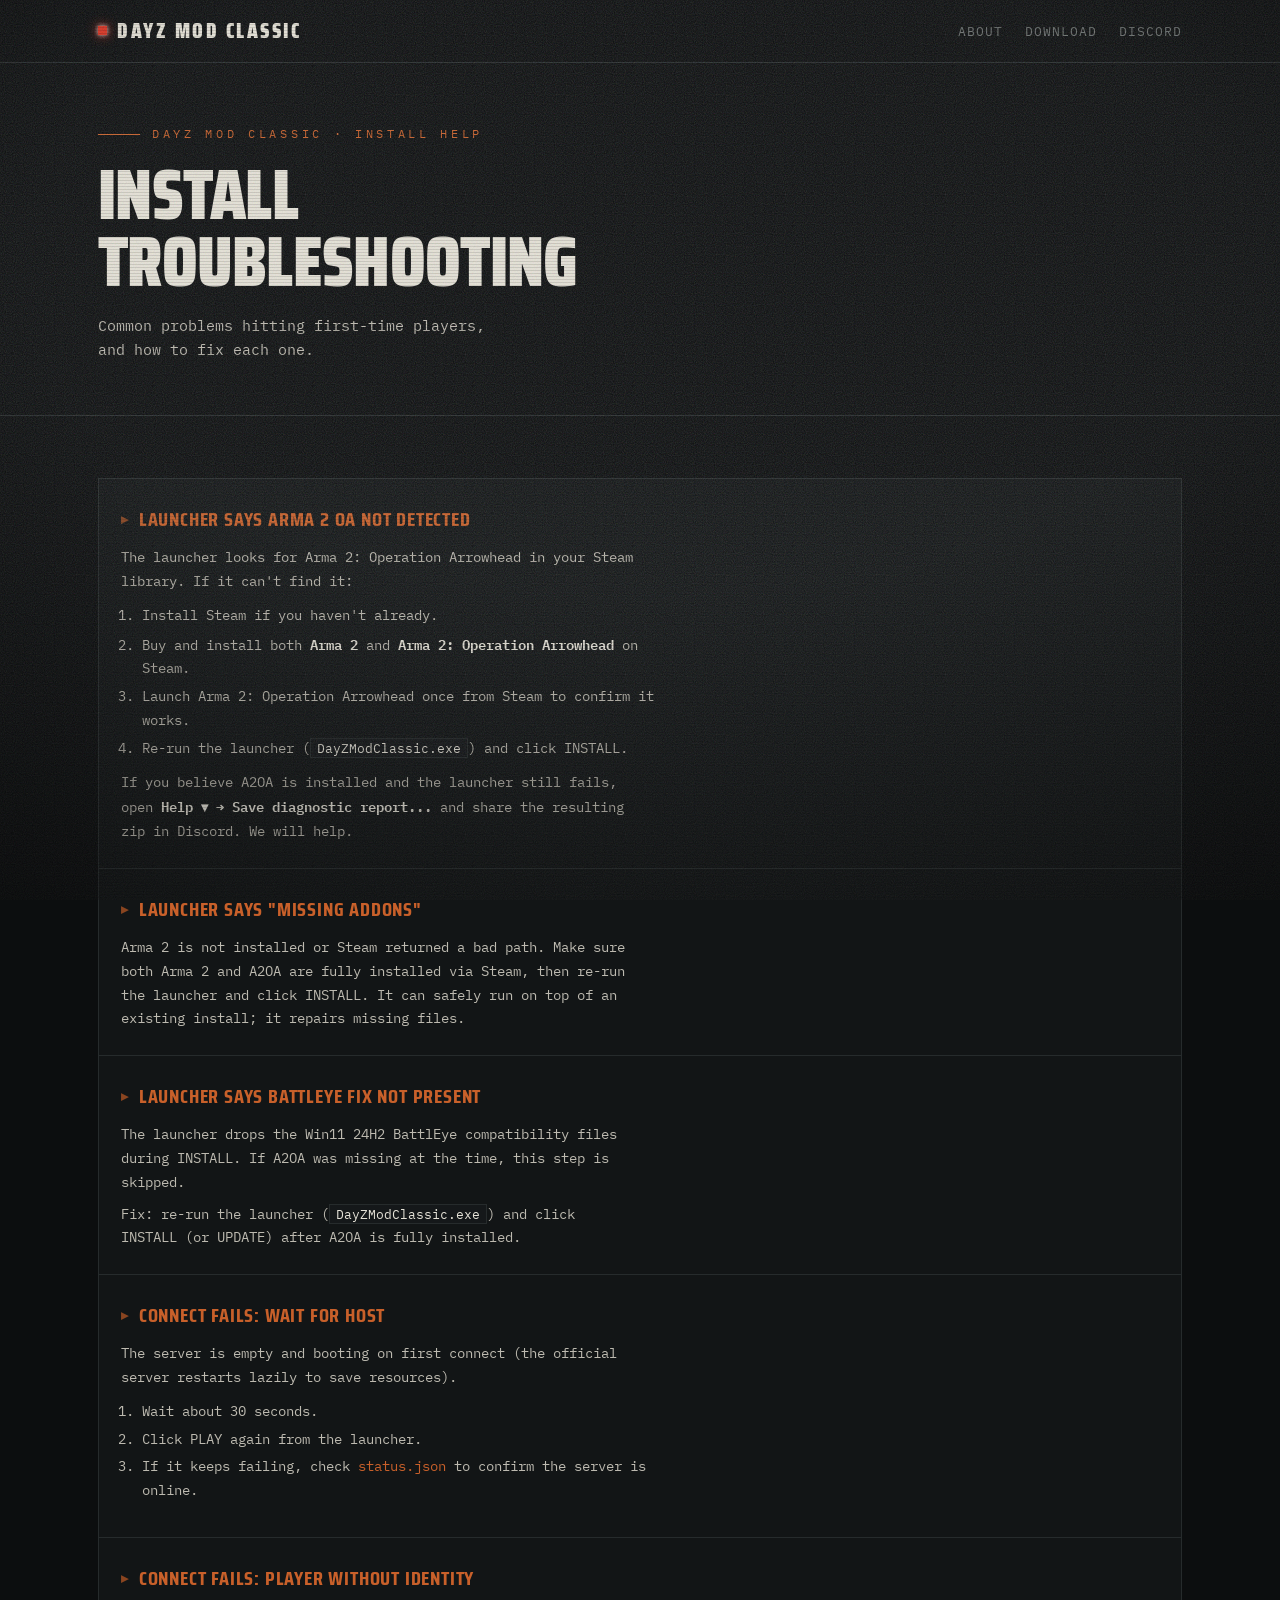
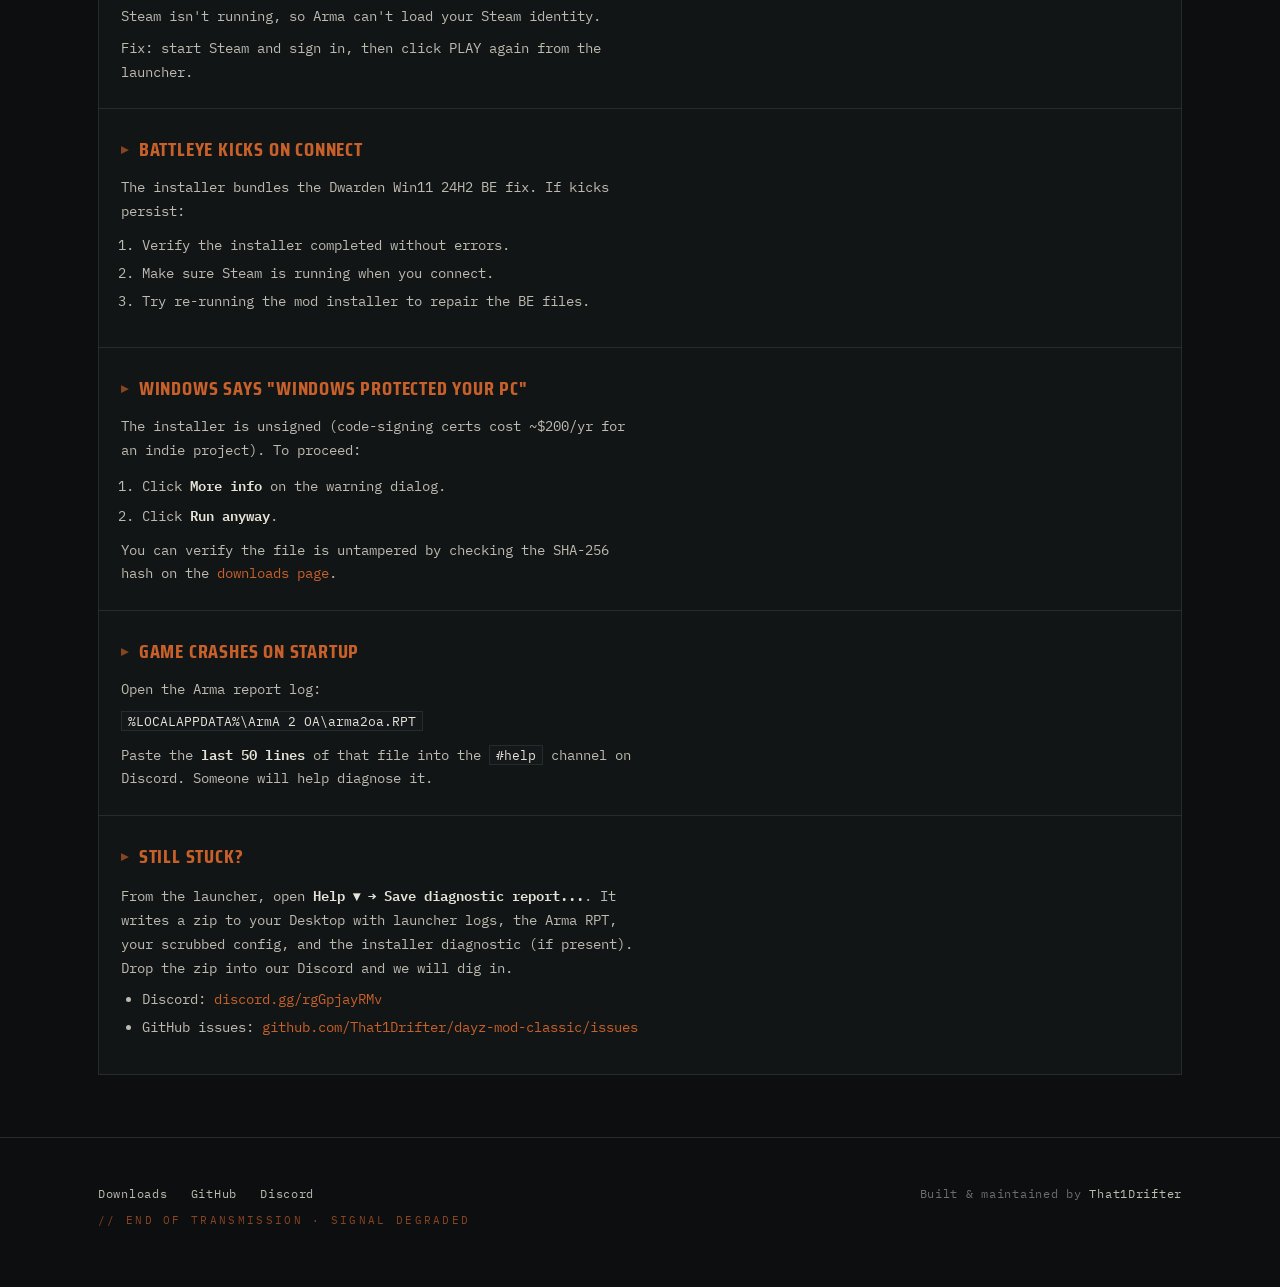
<file: website/downloads/install-troubleshooting.html>
<!DOCTYPE html>
<html lang="en">
<head>
<meta charset="UTF-8">
<meta name="viewport" content="width=device-width, initial-scale=1">
<title>Install Troubleshooting — DayZ Mod Classic</title>
<meta name="description" content="Fix common install and connect problems with DayZ Mod Classic 1.1.0.">
<link rel="preconnect" href="https://fonts.googleapis.com">
<link rel="preconnect" href="https://fonts.gstatic.com" crossorigin>
<link href="https://fonts.googleapis.com/css2?family=Saira+Condensed:wght@500;700;900&family=IBM+Plex+Mono:ital,wght@0,400;0,500;0,600;1,400&display=swap" rel="stylesheet">
<style>
  :root{
    --bg:#0c0e0f;--bg-2:#121516;--panel:#15181a;--line:#262b2c;--line-bright:#3a4042;
    --ink:#bdbab0;--ink-bright:#e6e3d8;--mute:#6a6f6e;
    --rust:#c8602a;--rust-dim:#8a4520;--signal:#9aae5c;--flare:#df3322;
  }
  *{box-sizing:border-box;margin:0;padding:0}
  html,body{background:var(--bg);color:var(--ink)}
  body{font-family:'IBM Plex Mono',monospace;font-size:15px;line-height:1.65;overflow-x:hidden;-webkit-font-smoothing:antialiased;}
  body::before{content:"";position:fixed;inset:0;z-index:9000;pointer-events:none;
    background:repeating-linear-gradient(0deg,rgba(0,0,0,0) 0 2px,rgba(0,0,0,.22) 2px 3px);
    mix-blend-mode:multiply;opacity:.55;}
  body::after{content:"";position:fixed;inset:0;z-index:9001;pointer-events:none;
    background:radial-gradient(120% 90% at 50% 30%,rgba(0,0,0,0) 40%,rgba(0,0,0,.78) 100%),
      url("data:image/svg+xml;utf8,<svg xmlns='http://www.w3.org/2000/svg' width='160' height='160'><filter id='n'><feTurbulence type='fractalNoise' baseFrequency='0.9' numOctaves='2'/></filter><rect width='100%25' height='100%25' filter='url(%23n)' opacity='0.4'/></svg>");
    opacity:.5;}
  ::selection{background:var(--rust);color:#000}
  a{color:var(--rust);text-decoration:none}
  a:hover{color:var(--ink-bright)}
  :focus-visible{outline:2px solid var(--rust);outline-offset:2px}
  .wrap{max-width:1140px;margin:0 auto;padding:0 28px}

  nav{border-bottom:1px solid var(--line);position:sticky;top:0;z-index:8000;
    background:rgba(12,14,15,.94);backdrop-filter:blur(3px);}
  .nav-in{display:flex;align-items:center;justify-content:space-between;height:62px}
  .brand{font-family:'Saira Condensed',sans-serif;font-weight:900;font-size:21px;
    letter-spacing:.12em;color:var(--ink-bright);text-transform:uppercase;text-decoration:none;
    display:flex;align-items:center;gap:10px;}
  .brand .blip{width:9px;height:9px;background:var(--flare);
    box-shadow:0 0 12px var(--flare),0 0 4px #fff;animation:flick 3.4s steps(1) infinite;flex-shrink:0}
  @keyframes flick{0%,92%,96%{opacity:1}94%,98%{opacity:.15}}
  .nav-right{display:flex;align-items:center;gap:22px;font-size:12.5px}
  .nav-right a{text-decoration:none;letter-spacing:.08em;text-transform:uppercase;color:var(--mute);transition:color .2s}
  .nav-right a:hover{color:var(--ink-bright)}

  .page-head{border-bottom:1px solid var(--line);padding:62px 0 52px;}
  .kicker{font-size:11.5px;letter-spacing:.32em;text-transform:uppercase;color:var(--rust);
    display:flex;align-items:center;gap:12px;margin-bottom:18px}
  .kicker::before{content:"";width:42px;height:1px;background:var(--rust)}
  .page-head h1{font-family:'Saira Condensed',sans-serif;font-weight:900;
    font-size:clamp(38px,5.5vw,72px);line-height:.95;letter-spacing:-.01em;
    text-transform:uppercase;color:var(--ink-bright);margin-bottom:18px;}
  .page-head p{max-width:44ch;font-size:15px;color:var(--ink)}

  main{padding:62px 0}
  .faq{display:grid;gap:1px;background:var(--line);border:1px solid var(--line)}
  .faq-item{background:var(--bg-2);padding:24px 22px;border-bottom:0}
  .faq-item h2{font-family:'Saira Condensed',sans-serif;font-weight:700;font-size:20px;
    text-transform:uppercase;letter-spacing:.04em;color:var(--rust);margin-bottom:10px;
    display:flex;align-items:center;gap:10px}
  .faq-item h2::before{content:"▸";font-size:14px;color:var(--rust-dim);flex-shrink:0}
  .faq-item p,.faq-item li{font-size:14px;color:var(--ink);line-height:1.7;max-width:64ch}
  .faq-item ol,.faq-item ul{padding-left:1.4em;margin:10px 0}
  .faq-item li{margin:4px 0}
  .faq-item strong{color:var(--ink-bright);font-weight:600}
  .faq-item code{font-family:'IBM Plex Mono',monospace;font-size:12.5px;
    background:var(--panel);border:1px solid var(--line);padding:1px 6px;color:var(--ink-bright)}
  .faq-item a{color:var(--rust)}
  .faq-item a:hover{color:var(--ink-bright)}

  footer{padding:46px 0 58px;border-top:1px solid var(--line)}
  .foot-in{display:flex;justify-content:space-between;flex-wrap:wrap;gap:18px;
    font-size:12px;letter-spacing:.06em;color:var(--mute)}
  .foot-in a{color:var(--ink);text-decoration:none}
  .foot-in a:hover{color:var(--rust)}
  .transmission{font-size:10.5px;letter-spacing:.22em;color:var(--rust-dim);text-transform:uppercase;margin-top:8px}

  @media(max-width:500px){.wrap{padding:0 16px}}
</style>
</head>
<body>

<nav>
  <div class="wrap nav-in">
    <a class="brand" href="/"><span class="blip"></span>DayZ&nbsp;Mod&nbsp;Classic</a>
    <div class="nav-right">
      <a href="/#about">About</a>
      <a href="/downloads/">Download</a>
      <a href="https://discord.gg/rgGpjayRMv" rel="noopener">Discord</a>
    </div>
  </div>
</nav>

<div class="page-head">
  <div class="wrap">
    <div class="kicker">DayZ Mod Classic · Install Help</div>
    <h1>Install<br>troubleshooting</h1>
    <p>Common problems hitting first-time players, and how to fix each one.</p>
  </div>
</div>

<main>
  <div class="wrap">
    <div class="faq">

      <div class="faq-item">
        <h2>Launcher says Arma 2 OA not detected</h2>
        <p>The launcher looks for Arma 2: Operation Arrowhead in your Steam library. If it can't find it:</p>
        <ol>
          <li>Install Steam if you haven't already.</li>
          <li>Buy and install both <strong>Arma 2</strong> and <strong>Arma 2: Operation Arrowhead</strong> on Steam.</li>
          <li>Launch Arma 2: Operation Arrowhead once from Steam to confirm it works.</li>
          <li>Re-run the launcher (<code>DayZModClassic.exe</code>) and click INSTALL.</li>
        </ol>
        <p style="margin-top:8px">If you believe A2OA is installed and the launcher still fails, open <strong>Help ▾ → Save diagnostic report...</strong> and share the resulting zip in Discord. We will help.</p>
      </div>

      <div class="faq-item">
        <h2>Launcher says "Missing addons"</h2>
        <p>Arma 2 is not installed or Steam returned a bad path. Make sure both Arma 2 and A2OA are fully installed via Steam, then re-run the launcher and click INSTALL. It can safely run on top of an existing install; it repairs missing files.</p>
      </div>

      <div class="faq-item">
        <h2>Launcher says BattlEye fix not present</h2>
        <p>The launcher drops the Win11 24H2 BattlEye compatibility files during INSTALL. If A2OA was missing at the time, this step is skipped.</p>
        <p style="margin-top:8px">Fix: re-run the launcher (<code>DayZModClassic.exe</code>) and click INSTALL (or UPDATE) after A2OA is fully installed.</p>
      </div>

      <div class="faq-item">
        <h2>Connect fails: Wait for host</h2>
        <p>The server is empty and booting on first connect (the official server restarts lazily to save resources).</p>
        <ol>
          <li>Wait about 30 seconds.</li>
          <li>Click PLAY again from the launcher.</li>
          <li>If it keeps failing, check <a href="https://dayzmodclassic.com/status.json" rel="noopener">status.json</a> to confirm the server is online.</li>
        </ol>
      </div>

      <div class="faq-item">
        <h2>Connect fails: Player without identity</h2>
        <p>Steam isn't running, so Arma can't load your Steam identity.</p>
        <p style="margin-top:8px">Fix: start Steam and sign in, then click PLAY again from the launcher.</p>
      </div>

      <div class="faq-item">
        <h2>BattlEye kicks on connect</h2>
        <p>The installer bundles the Dwarden Win11 24H2 BE fix. If kicks persist:</p>
        <ol>
          <li>Verify the installer completed without errors.</li>
          <li>Make sure Steam is running when you connect.</li>
          <li>Try re-running the mod installer to repair the BE files.</li>
        </ol>
      </div>

      <div class="faq-item">
        <h2>Windows says "Windows protected your PC"</h2>
        <p>The installer is unsigned (code-signing certs cost ~$200/yr for an indie project). To proceed:</p>
        <ol>
          <li>Click <strong>More info</strong> on the warning dialog.</li>
          <li>Click <strong>Run anyway</strong>.</li>
        </ol>
        <p style="margin-top:8px">You can verify the file is untampered by checking the SHA-256 hash on the <a href="/downloads/">downloads page</a>.</p>
      </div>

      <div class="faq-item">
        <h2>Game crashes on startup</h2>
        <p>Open the Arma report log:</p>
        <p style="margin-top:8px"><code>%LOCALAPPDATA%\ArmA 2 OA\arma2oa.RPT</code></p>
        <p style="margin-top:8px">Paste the <strong>last 50 lines</strong> of that file into the <code>#help</code> channel on Discord. Someone will help diagnose it.</p>
      </div>

      <div class="faq-item">
        <h2>Still stuck?</h2>
        <p>From the launcher, open <strong>Help ▾ &rarr; Save diagnostic report...</strong>. It writes a zip to your Desktop with launcher logs, the Arma RPT, your scrubbed config, and the installer diagnostic (if present). Drop the zip into our Discord and we will dig in.</p>
        <ul style="margin-top:8px">
          <li>Discord: <a href="https://discord.gg/rgGpjayRMv" rel="noopener">discord.gg/rgGpjayRMv</a></li>
          <li>GitHub issues: <a href="https://github.com/That1Drifter/dayz-mod-classic/issues" rel="noopener">github.com/That1Drifter/dayz-mod-classic/issues</a></li>
        </ul>
      </div>

    </div>
  </div>
</main>

<footer>
  <div class="wrap">
    <div class="foot-in">
      <div>
        <a href="/downloads/">Downloads</a>&nbsp;&nbsp;
        <a href="https://github.com/That1Drifter/dayz-mod-classic" rel="noopener">GitHub</a>&nbsp;&nbsp;
        <a href="https://discord.gg/rgGpjayRMv" rel="noopener">Discord</a>
        <div class="transmission">// end of transmission · signal degraded</div>
      </div>
      <div>Built &amp; maintained by <a href="https://x.com/That1Drifter">That1Drifter</a></div>
    </div>
  </div>
</footer>

</body>
</html>
</file>
